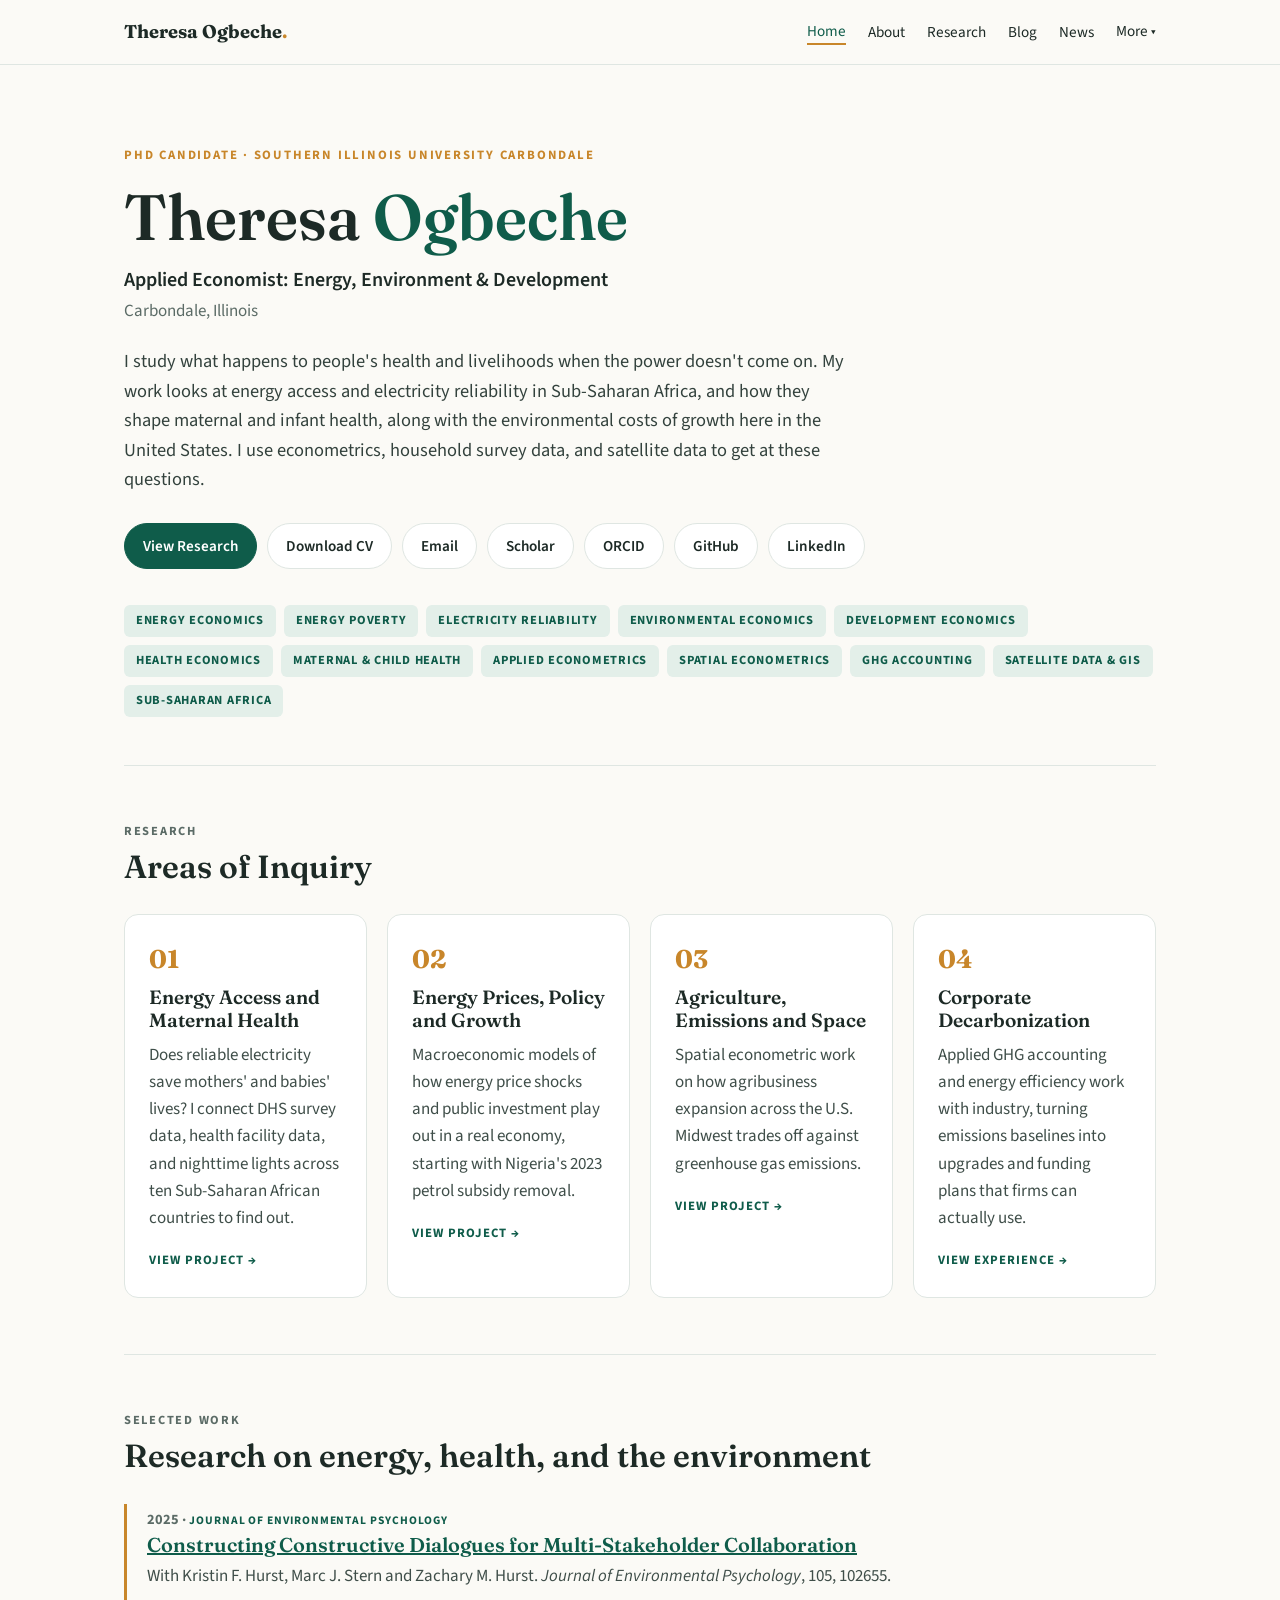
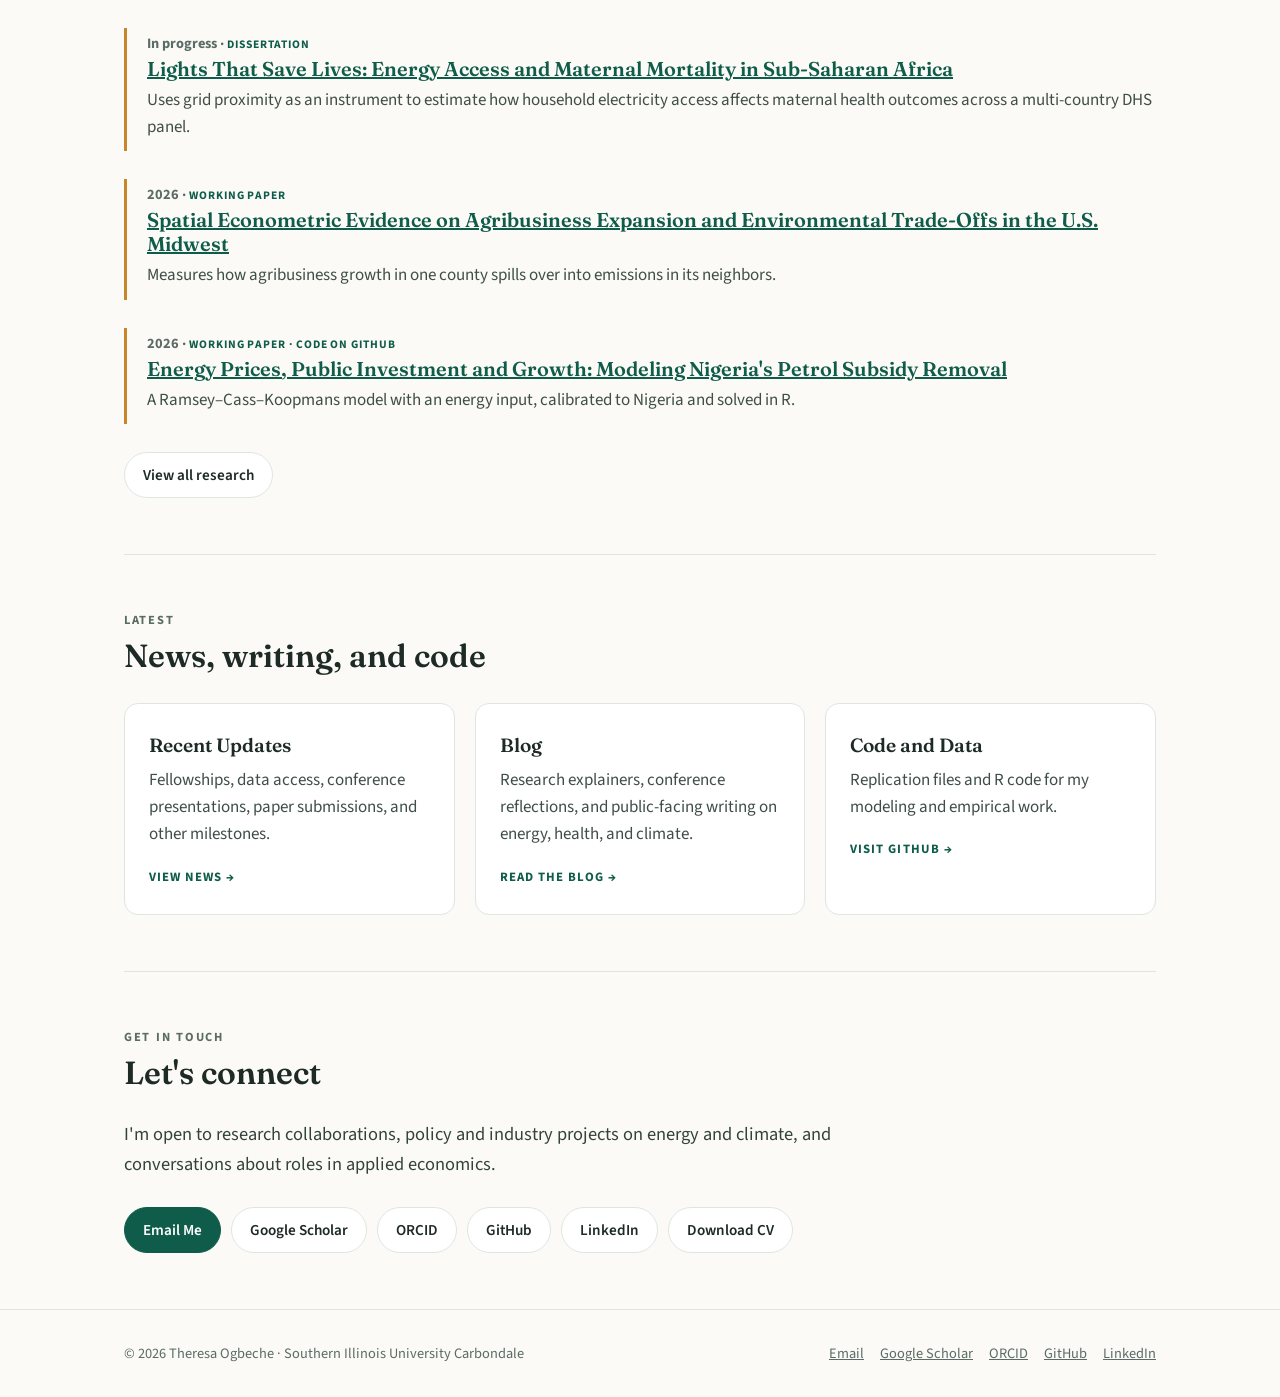
<file: index.html>
<!DOCTYPE html>
<html lang="en">
<head>
  <meta charset="utf-8">
  <meta name="viewport" content="width=device-width, initial-scale=1">
  <title>Theresa Ogbeche | Economist, Southern Illinois University Carbondale</title>
  <meta name="description" content="Theresa Ogbeche is a PhD candidate in Economics at Southern Illinois University Carbondale researching energy access, health and the environment.">
  <meta name="author" content="Theresa Ogbeche">
  <link rel="canonical" href="https://ogbechet.github.io/">
  <meta property="og:title" content="Theresa Ogbeche | Economist, Southern Illinois University Carbondale">
  <meta property="og:description" content="Theresa Ogbeche is a PhD candidate in Economics at Southern Illinois University Carbondale researching energy access, health and the environment.">
  <meta property="og:url" content="https://ogbechet.github.io/">
  <script type="application/ld+json">{"@context": "https://schema.org", "@type": "Person", "name": "Theresa Ogbeche", "url": "https://ogbechet.github.io/", "jobTitle": "PhD Candidate in Economics", "affiliation": {"@type": "CollegeOrUniversity", "name": "Southern Illinois University Carbondale"}, "alumniOf": [{"@type": "CollegeOrUniversity", "name": "Southern Illinois University Carbondale"}, {"@type": "CollegeOrUniversity", "name": "Lagos State University"}], "knowsAbout": ["Energy Economics", "Environmental Economics", "Development Economics", "Applied Econometrics"], "email": "mailto:theresa.ogbeche@siu.edu", "sameAs": ["https://scholar.google.com/citations?user=sQb3lHYAAAAJ", "https://orcid.org/0009-0009-8311-4399", "https://www.linkedin.com/in/theresa-ogbeche-550481219", "https://github.com/OGBECHET"]}</script>
  <link rel="preconnect" href="https://fonts.googleapis.com">
  <link href="https://fonts.googleapis.com/css2?family=Fraunces:wght@600;700&family=Source+Sans+3:wght@400;600;700&display=swap" rel="stylesheet">
  <link rel="stylesheet" href="style.css">
</head>
<body>

<header class="site">
  <div class="wrap">
    <a class="brand" href="index.html">Theresa Ogbeche<span>.</span></a>
    <nav>
      <a href="index.html" class="active">Home</a>
      <a href="about.html">About</a>
      <a href="research.html">Research</a>
      <a href="blog.html">Blog</a>
      <a href="news.html">News</a>
      <div class="more-menu">
        <button type="button">More ▾</button>
        <div class="dropdown">
          <a href="theresa-ogbeche-cv.pdf">CV</a>
          <a href="about.html#experience">Experience</a>
          <a href="https://github.com/OGBECHET">Code &amp; Data</a>
          <a href="mailto:theresa.ogbeche@siu.edu">Contact</a>
        </div>
      </div>
    </nav>
  </div>
</header>

<main class="wrap">

  <div class="hero">
    <div class="eyebrow">PhD Candidate · Southern Illinois University Carbondale</div>
    <h1>Theresa <em>Ogbeche</em></h1>
    <p class="role">Applied Economist: Energy, Environment &amp; Development</p>
    <p class="place">Carbondale, Illinois</p>
    <p class="lead">
      I study what happens to people's health and livelihoods when the power doesn't come on.
      My work looks at energy access and electricity reliability in Sub-Saharan Africa, and how
      they shape maternal and infant health, along with the environmental costs of growth here
      in the United States. I use econometrics, household survey data, and satellite data to
      get at these questions.
    </p>

    <div class="buttons">
      <a class="btn primary" href="research.html">View Research</a>
      <a class="btn" href="theresa-ogbeche-cv.pdf">Download CV</a>
      <a class="btn" href="mailto:theresa.ogbeche@siu.edu">Email</a>
      <a class="btn" href="https://scholar.google.com/citations?user=sQb3lHYAAAAJ">Scholar</a>
      <a class="btn" href="https://orcid.org/0009-0009-8311-4399">ORCID</a>

      <a class="btn" href="https://github.com/OGBECHET">GitHub</a>
      <a class="btn" href="https://www.linkedin.com/in/theresa-ogbeche-550481219">LinkedIn</a>
    </div>

    <ul class="tags">
      <li>Energy Economics</li>
      <li>Energy Poverty</li>
      <li>Electricity Reliability</li>
      <li>Environmental Economics</li>
      <li>Development Economics</li>
      <li>Health Economics</li>
      <li>Maternal &amp; Child Health</li>
      <li>Applied Econometrics</li>
      <li>Spatial Econometrics</li>
      <li>GHG Accounting</li>
      <li>Satellite Data &amp; GIS</li>
      <li>Sub-Saharan Africa</li>
    </ul>
  </div>

  <section id="research">
    <div class="kicker">Research</div>
    <h2>Areas of Inquiry</h2>
    <div class="grid">
      <div class="card">
        <div class="num">01</div>
        <h3>Energy Access and Maternal Health</h3>
        <p>Does reliable electricity save mothers' and babies' lives? I connect DHS survey data, health facility data, and nighttime lights across ten Sub-Saharan African countries to find out.</p>
        <a class="more" href="research.html#lights">View project →</a>
      </div>
      <div class="card">
        <div class="num">02</div>
        <h3>Energy Prices, Policy and Growth</h3>
        <p>Macroeconomic models of how energy price shocks and public investment play out in a real economy, starting with Nigeria's 2023 petrol subsidy removal.</p>
        <a class="more" href="research.html#subsidy">View project →</a>
      </div>
      <div class="card">
        <div class="num">03</div>
        <h3>Agriculture, Emissions and Space</h3>
        <p>Spatial econometric work on how agribusiness expansion across the U.S. Midwest trades off against greenhouse gas emissions.</p>
        <a class="more" href="research.html#midwest">View project →</a>
      </div>
      <div class="card">
        <div class="num">04</div>
        <h3>Corporate Decarbonization</h3>
        <p>Applied GHG accounting and energy efficiency work with industry, turning emissions baselines into upgrades and funding plans that firms can actually use.</p>
        <a class="more" href="about.html#experience">View experience →</a>
      </div>
    </div>
  </section>

  <section>
    <div class="kicker">Selected Work</div>
    <h2>Research on energy, health, and the environment</h2>

    <div class="work">
      <div class="year">2025 · <span class="badge">Journal of Environmental Psychology</span></div>
      <h3><a href="https://www.sciencedirect.com/science/article/pii/S0272494425001380">Constructing Constructive Dialogues for Multi-Stakeholder Collaboration</a></h3>
      <p>With Kristin F. Hurst, Marc J. Stern and Zachary M. Hurst. <em>Journal of Environmental Psychology</em>, 105, 102655.</p>
    </div>

    <div class="work">
      <div class="year">In progress · <span class="badge">Dissertation</span></div>
      <h3><a href="research.html#lights">Lights That Save Lives: Energy Access and Maternal Mortality in Sub-Saharan Africa</a></h3>
      <p>Uses grid proximity as an instrument to estimate how household electricity access affects maternal health outcomes across a multi-country DHS panel.</p>
    </div>

    <div class="work">
      <div class="year">2026 · <span class="badge">Working Paper</span></div>
      <h3><a href="research.html#midwest">Spatial Econometric Evidence on Agribusiness Expansion and Environmental Trade-Offs in the U.S. Midwest</a></h3>
      <p>Measures how agribusiness growth in one county spills over into emissions in its neighbors.</p>
    </div>

    <div class="work">
      <div class="year">2026 · <span class="badge">Working Paper · Code on GitHub</span></div>
      <h3><a href="research.html#subsidy">Energy Prices, Public Investment and Growth: Modeling Nigeria's Petrol Subsidy Removal</a></h3>
      <p>A Ramsey–Cass–Koopmans model with an energy input, calibrated to Nigeria and solved in R.</p>
    </div>

    <a class="btn" href="research.html">View all research</a>
  </section>

  <section>
    <div class="kicker">Latest</div>
    <h2>News, writing, and code</h2>
    <div class="grid">
      <div class="card">
        <h3>Recent Updates</h3>
        <p>Fellowships, data access, conference presentations, paper submissions, and other milestones.</p>
        <a class="more" href="news.html">View news →</a>
      </div>
      <div class="card">
        <h3>Blog</h3>
        <p>Research explainers, conference reflections, and public-facing writing on energy, health, and climate.</p>
        <a class="more" href="blog.html">Read the blog →</a>
      </div>
      <div class="card">
        <h3>Code and Data</h3>
        <p>Replication files and R code for my modeling and empirical work.</p>
        <a class="more" href="https://github.com/OGBECHET">Visit GitHub →</a>
      </div>
    </div>
  </section>

  <section>
    <div class="kicker">Get in touch</div>
    <h2>Let's connect</h2>
    <p class="lead">I'm open to research collaborations, policy and industry projects on energy and climate, and conversations about roles in applied economics.</p>
    <div class="buttons">
      <a class="btn primary" href="mailto:theresa.ogbeche@siu.edu">Email Me</a>
      <a class="btn" href="https://scholar.google.com/citations?user=sQb3lHYAAAAJ">Google Scholar</a>
      <a class="btn" href="https://orcid.org/0009-0009-8311-4399">ORCID</a>

      <a class="btn" href="https://github.com/OGBECHET">GitHub</a>
      <a class="btn" href="https://www.linkedin.com/in/theresa-ogbeche-550481219">LinkedIn</a>
      <a class="btn" href="theresa-ogbeche-cv.pdf">Download CV</a>
    </div>
  </section>

</main>

<footer class="site">
  <div class="wrap">
    <div>© 2026 Theresa Ogbeche · Southern Illinois University Carbondale</div>
    <div><a href="mailto:theresa.ogbeche@siu.edu">Email</a><a href="https://scholar.google.com/citations?user=sQb3lHYAAAAJ">Google Scholar</a><a href="https://orcid.org/0009-0009-8311-4399">ORCID</a><a href="https://github.com/OGBECHET">GitHub</a><a href="https://www.linkedin.com/in/theresa-ogbeche-550481219">LinkedIn</a></div>
  </div>
</footer>

</body>
</html>
</file>
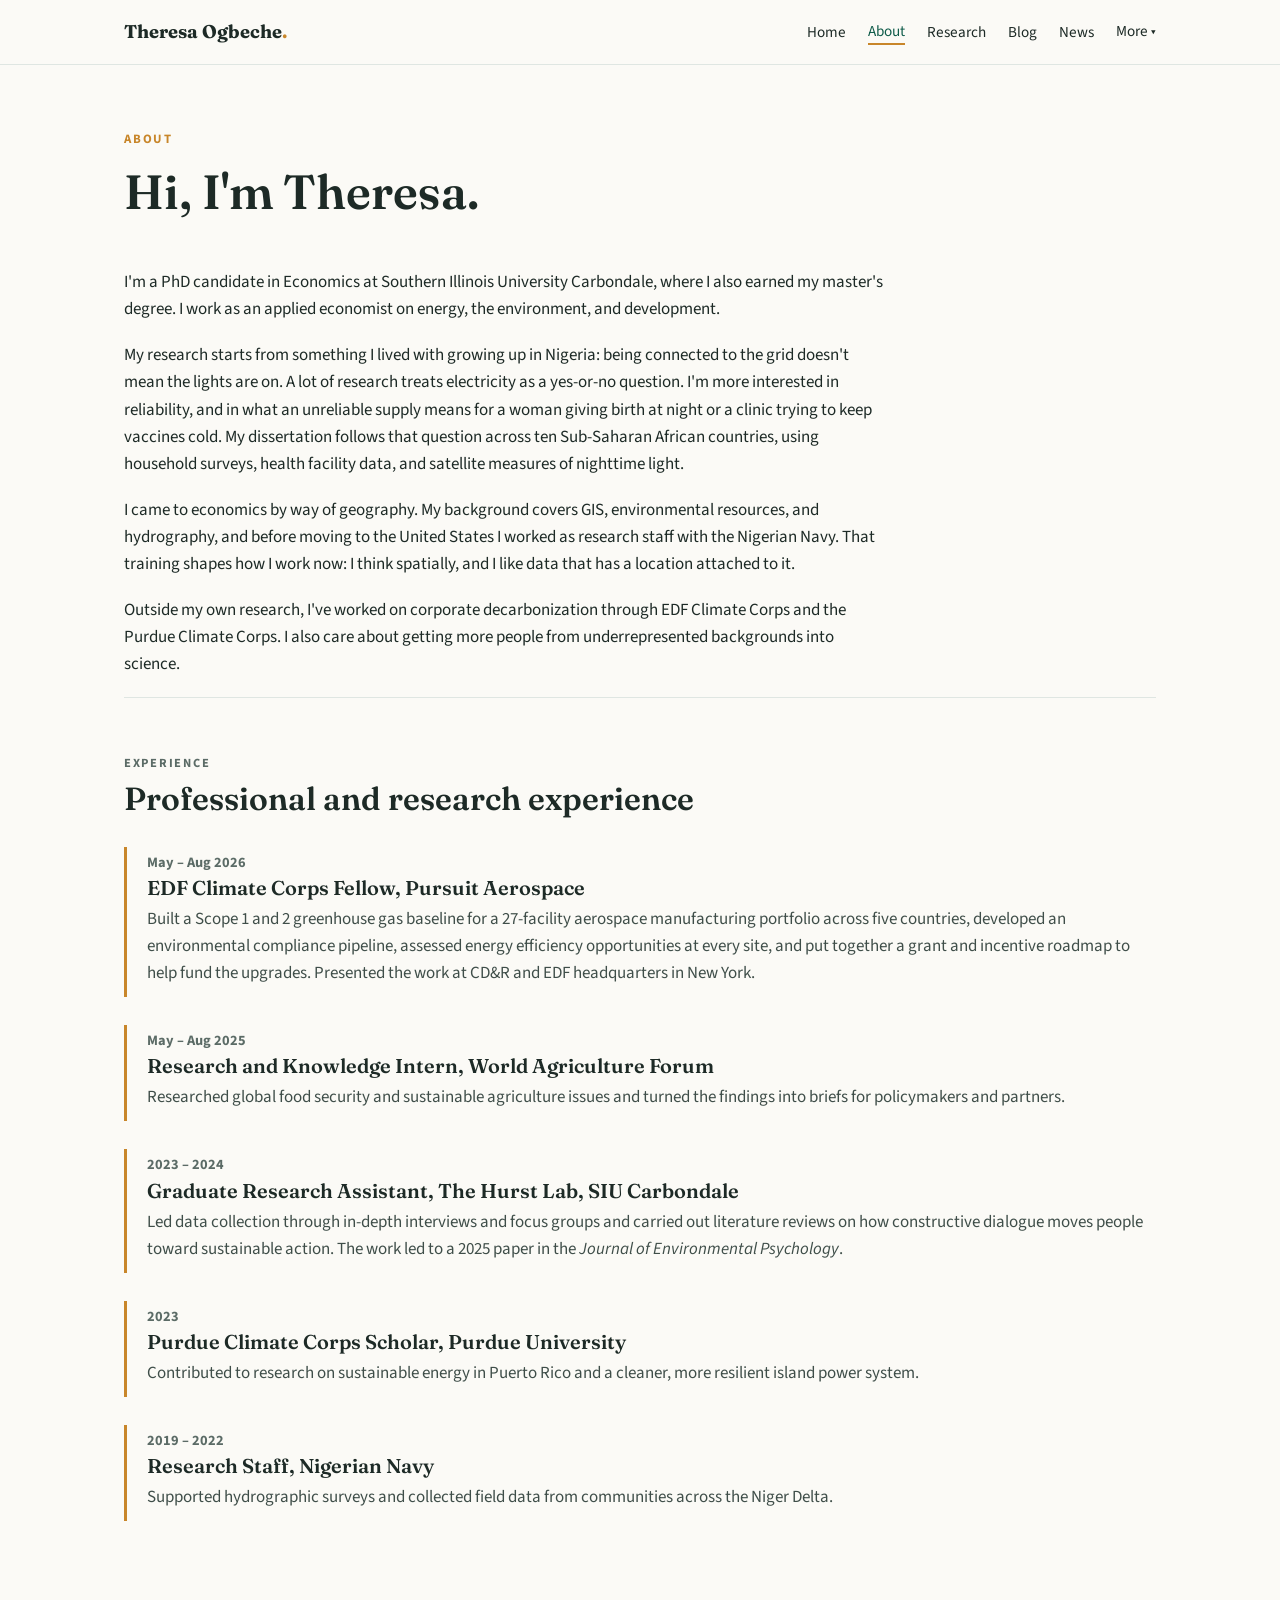
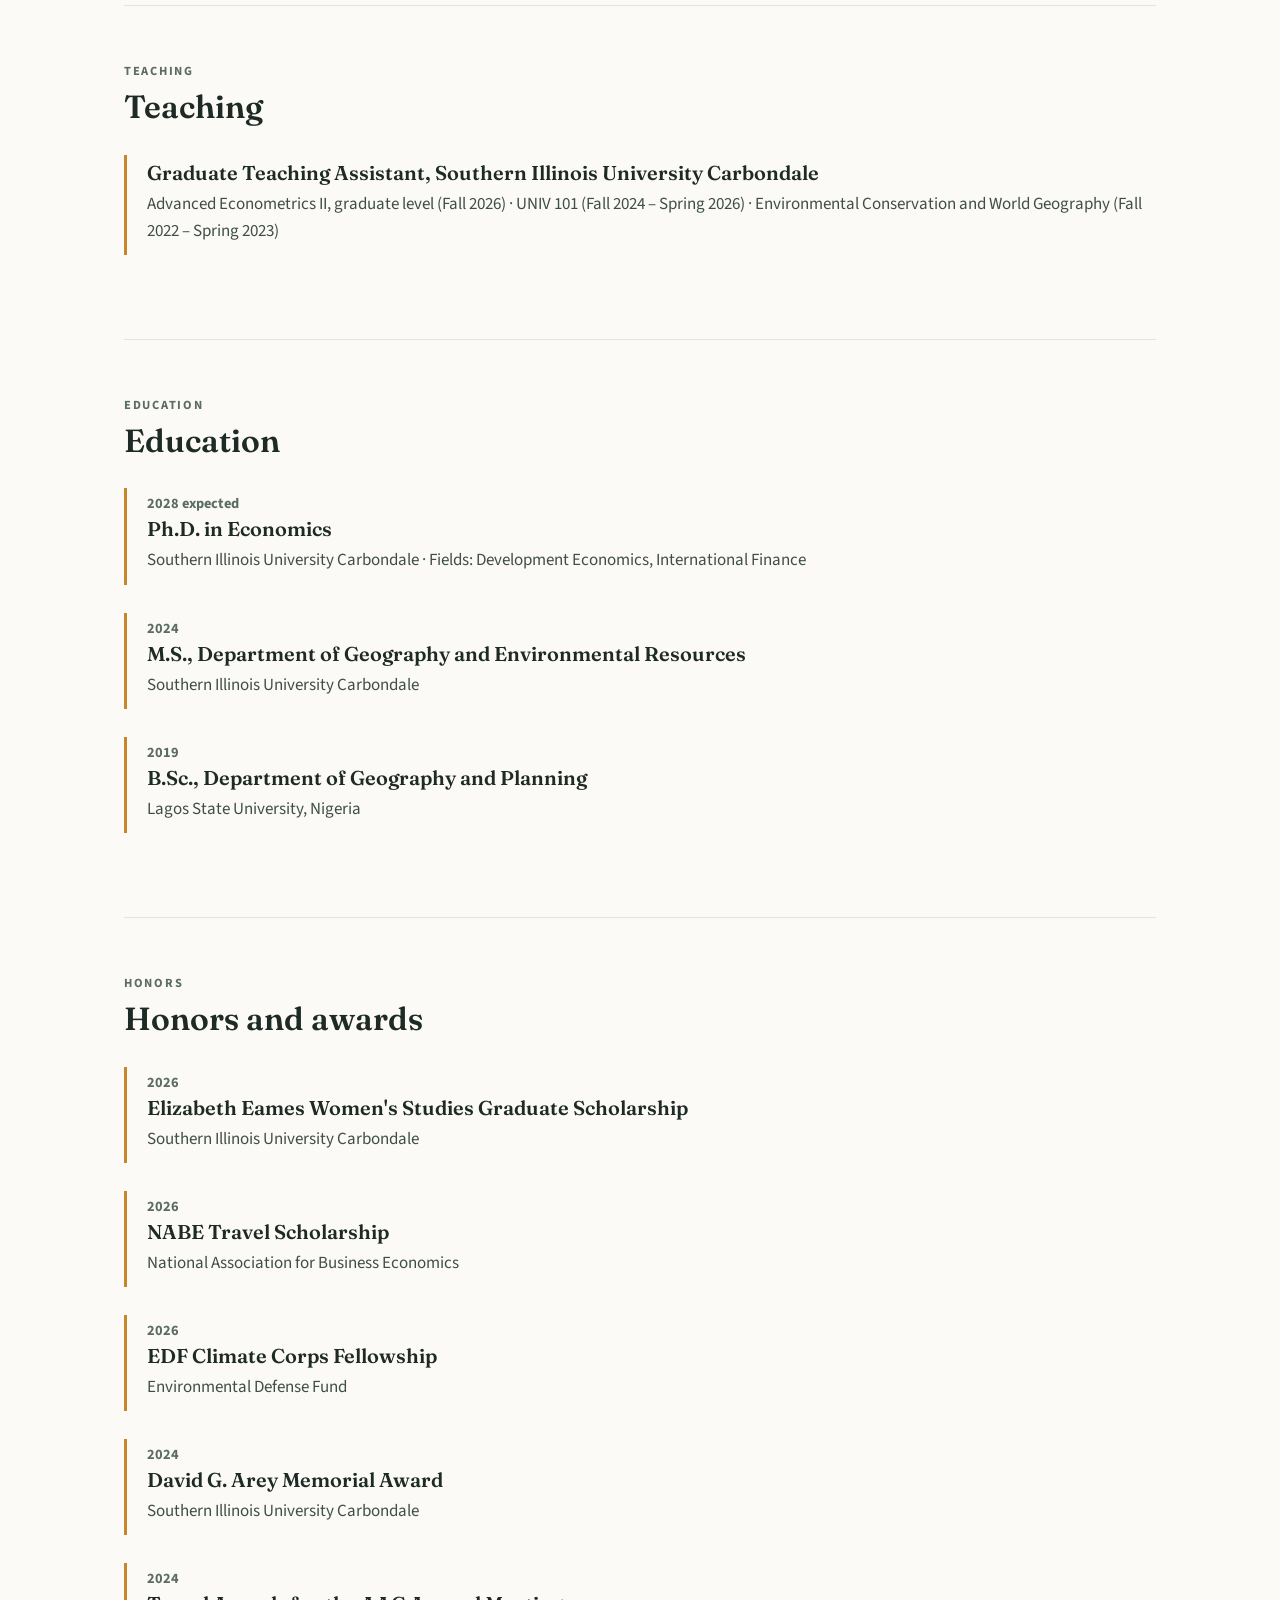
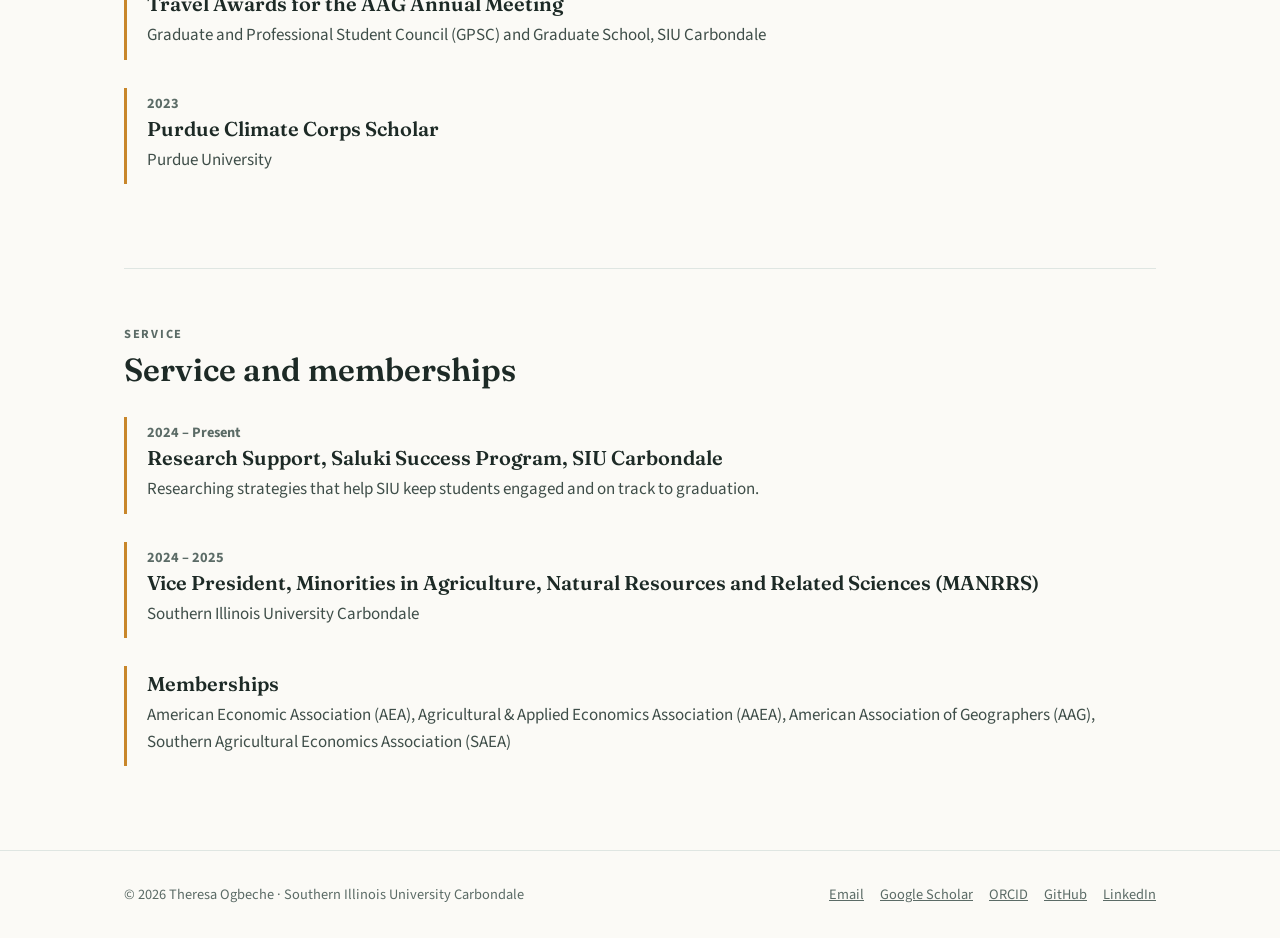
<file: about.html>
<!DOCTYPE html>
<html lang="en">
<head>
  <meta charset="utf-8">
  <meta name="viewport" content="width=device-width, initial-scale=1">
  <title>About Theresa Ogbeche</title>
  <meta name="description" content="About Theresa Ogbeche, applied economist and PhD candidate at SIU Carbondale: experience, teaching, education and awards.">
  <meta name="author" content="Theresa Ogbeche">
  <link rel="canonical" href="https://ogbechet.github.io/about.html">
  <meta property="og:title" content="About Theresa Ogbeche">
  <meta property="og:description" content="About Theresa Ogbeche, applied economist and PhD candidate at SIU Carbondale: experience, teaching, education and awards.">
  <meta property="og:url" content="https://ogbechet.github.io/about.html">
  <link rel="preconnect" href="https://fonts.googleapis.com">
  <link href="https://fonts.googleapis.com/css2?family=Fraunces:wght@600;700&family=Source+Sans+3:wght@400;600;700&display=swap" rel="stylesheet">
  <link rel="stylesheet" href="style.css">
</head>
<body>

<header class="site">
  <div class="wrap">
    <a class="brand" href="index.html">Theresa Ogbeche<span>.</span></a>
    <nav>
      <a href="index.html">Home</a>
      <a href="about.html" class="active">About</a>
      <a href="research.html">Research</a>
      <a href="blog.html">Blog</a>
      <a href="news.html">News</a>
      <div class="more-menu">
        <button type="button">More ▾</button>
        <div class="dropdown">
          <a href="theresa-ogbeche-cv.pdf">CV</a>
          <a href="about.html#experience">Experience</a>
          <a href="https://github.com/OGBECHET">Code &amp; Data</a>
          <a href="mailto:theresa.ogbeche@siu.edu">Contact</a>
        </div>
      </div>
    </nav>
  </div>
</header>

<main class="wrap">
  <div class="page-head">
    <div class="eyebrow">About</div>
    <h1>Hi, I'm Theresa.</h1>
  </div>

  <div class="prose">
    <p>
      I'm a PhD candidate in Economics at Southern Illinois University
      Carbondale, where I also earned my master's degree. I work as an applied economist on energy,
      the environment, and development.
    </p>
    <p>
      My research starts from something I lived with growing up in Nigeria: being connected to the grid
      doesn't mean the lights are on. A lot of research treats electricity as a yes-or-no question.
      I'm more interested in reliability, and in what an unreliable supply means for a woman giving birth
      at night or a clinic trying to keep vaccines cold. My dissertation follows that question across
      ten Sub-Saharan African countries, using household surveys, health facility data, and satellite
      measures of nighttime light.
    </p>
    <p>
      I came to economics by way of geography. My background covers GIS, environmental resources,
      and hydrography, and before moving to the United States I worked as research staff with the
      Nigerian Navy. That training shapes how I work now: I think spatially, and I like data that has
      a location attached to it.
    </p>
    <p>
      Outside my own research, I've worked on corporate decarbonization through EDF Climate Corps and the
      Purdue Climate Corps. I also care about getting more people from underrepresented backgrounds into science.
    </p>
  </div>

  <section id="experience">
    <div class="kicker">Experience</div>
    <h2>Professional and research experience</h2>

    <div class="work">
      <div class="year">May – Aug 2026</div>
      <h3>EDF Climate Corps Fellow, Pursuit Aerospace</h3>
      <p>Built a Scope 1 and 2 greenhouse gas baseline for a 27-facility aerospace manufacturing portfolio across five countries, developed an environmental compliance pipeline, assessed energy efficiency opportunities at every site, and put together a grant and incentive roadmap to help fund the upgrades. Presented the work at CD&amp;R and EDF headquarters in New York.</p>
    </div>

    <div class="work">
      <div class="year">May – Aug 2025</div>
      <h3>Research and Knowledge Intern, World Agriculture Forum</h3>
      <p>Researched global food security and sustainable agriculture issues and turned the findings into briefs for policymakers and partners.</p>
    </div>

    <div class="work">
      <div class="year">2023 – 2024</div>
      <h3>Graduate Research Assistant, The Hurst Lab, SIU Carbondale</h3>
      <p>Led data collection through in-depth interviews and focus groups and carried out literature reviews on how constructive dialogue moves people toward sustainable action. The work led to a 2025 paper in the <em>Journal of Environmental Psychology</em>.</p>
    </div>

    <div class="work">
      <div class="year">2023</div>
      <h3>Purdue Climate Corps Scholar, Purdue University</h3>
      <p>Contributed to research on sustainable energy in Puerto Rico and a cleaner, more resilient island power system.</p>
    </div>

    <div class="work">
      <div class="year">2019 – 2022</div>
      <h3>Research Staff, Nigerian Navy</h3>
      <p>Supported hydrographic surveys and collected field data from communities across the Niger Delta.</p>
    </div>
  </section>

  <section>
    <div class="kicker">Teaching</div>
    <h2>Teaching</h2>
    <div class="work">
      <h3>Graduate Teaching Assistant, Southern Illinois University Carbondale</h3>
      <p>Advanced Econometrics II, graduate level (Fall 2026) · UNIV 101 (Fall 2024 – Spring 2026) · Environmental Conservation and World Geography (Fall 2022 – Spring 2023)</p>
    </div>
  </section>

  <section>
    <div class="kicker">Education</div>
    <h2>Education</h2>
    <div class="work">
      <div class="year">2028 expected</div>
      <h3>Ph.D. in Economics</h3>
      <p>Southern Illinois University Carbondale · Fields: Development Economics, International Finance</p>
    </div>
    <div class="work">
      <div class="year">2024</div>
      <h3>M.S., Department of Geography and Environmental Resources</h3>
      <p>Southern Illinois University Carbondale</p>
    </div>
    <div class="work">
      <div class="year">2019</div>
      <h3>B.Sc., Department of Geography and Planning</h3>
      <p>Lagos State University, Nigeria</p>
    </div>
  </section>

  <section>
    <div class="kicker">Honors</div>
    <h2>Honors and awards</h2>
    <div class="work"><div class="year">2026</div><h3>Elizabeth Eames Women's Studies Graduate Scholarship</h3><p>Southern Illinois University Carbondale</p></div>
    <div class="work"><div class="year">2026</div><h3>NABE Travel Scholarship</h3><p>National Association for Business Economics</p></div>
    <div class="work"><div class="year">2026</div><h3>EDF Climate Corps Fellowship</h3><p>Environmental Defense Fund</p></div>
    <div class="work"><div class="year">2024</div><h3>David G. Arey Memorial Award</h3><p>Southern Illinois University Carbondale</p></div>
    <div class="work"><div class="year">2024</div><h3>Travel Awards for the AAG Annual Meeting</h3><p>Graduate and Professional Student Council (GPSC) and Graduate School, SIU Carbondale</p></div>
    <div class="work"><div class="year">2023</div><h3>Purdue Climate Corps Scholar</h3><p>Purdue University</p></div>
  </section>

  <section>
    <div class="kicker">Service</div>
    <h2>Service and memberships</h2>
    <div class="work">
      <div class="year">2024 – Present</div>
      <h3>Research Support, Saluki Success Program, SIU Carbondale</h3>
      <p>Researching strategies that help SIU keep students engaged and on track to graduation.</p>
    </div>
    <div class="work">
      <div class="year">2024 – 2025</div>
      <h3>Vice President, Minorities in Agriculture, Natural Resources and Related Sciences (MANRRS)</h3>
      <p>Southern Illinois University Carbondale</p>
    </div>
    <div class="work">
      <h3>Memberships</h3>
      <p>American Economic Association (AEA), Agricultural &amp; Applied Economics Association (AAEA), American Association of Geographers (AAG), Southern Agricultural Economics Association (SAEA)</p>
    </div>
  </section>
</main>

<footer class="site">
  <div class="wrap">
    <div>© 2026 Theresa Ogbeche · Southern Illinois University Carbondale</div>
    <div><a href="mailto:theresa.ogbeche@siu.edu">Email</a><a href="https://scholar.google.com/citations?user=sQb3lHYAAAAJ">Google Scholar</a><a href="https://orcid.org/0009-0009-8311-4399">ORCID</a><a href="https://github.com/OGBECHET">GitHub</a><a href="https://www.linkedin.com/in/theresa-ogbeche-550481219">LinkedIn</a></div>
  </div>
</footer>

</body>
</html>
</file>
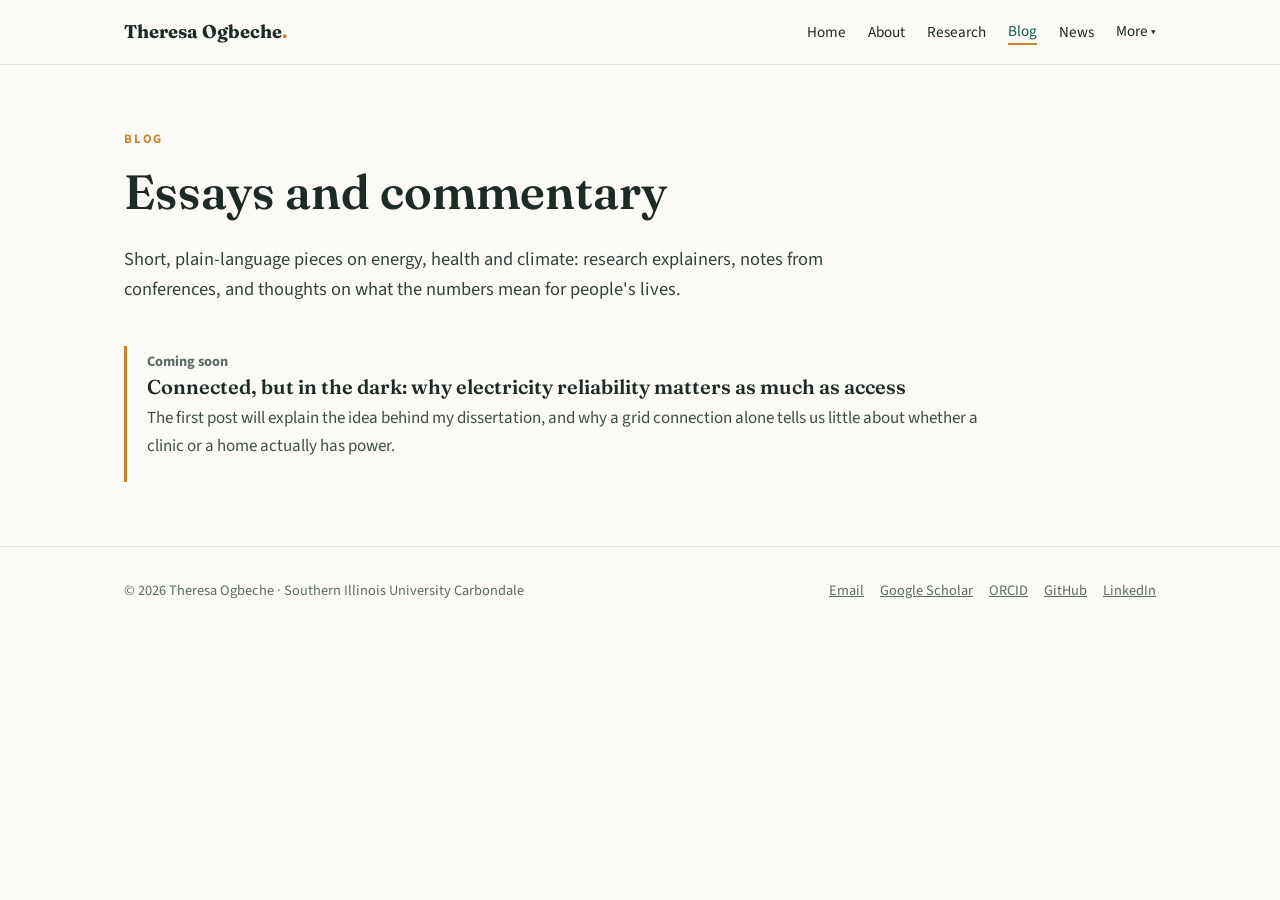
<file: blog.html>
<!DOCTYPE html>
<html lang="en">
<head>
  <meta charset="utf-8">
  <meta name="viewport" content="width=device-width, initial-scale=1">
  <title>Blog | Theresa Ogbeche</title>
  <meta name="description" content="Essays and commentary by Theresa Ogbeche on energy, health and climate.">
  <meta name="author" content="Theresa Ogbeche">
  <link rel="canonical" href="https://ogbechet.github.io/blog.html">
  <meta property="og:title" content="Blog | Theresa Ogbeche">
  <meta property="og:description" content="Essays and commentary by Theresa Ogbeche on energy, health and climate.">
  <meta property="og:url" content="https://ogbechet.github.io/blog.html">
  <link rel="preconnect" href="https://fonts.googleapis.com">
  <link href="https://fonts.googleapis.com/css2?family=Fraunces:wght@600;700&family=Source+Sans+3:wght@400;600;700&display=swap" rel="stylesheet">
  <link rel="stylesheet" href="style.css">
</head>
<body>

<header class="site">
  <div class="wrap">
    <a class="brand" href="index.html">Theresa Ogbeche<span>.</span></a>
    <nav>
      <a href="index.html">Home</a>
      <a href="about.html">About</a>
      <a href="research.html">Research</a>
      <a href="blog.html" class="active">Blog</a>
      <a href="news.html">News</a>
      <div class="more-menu">
        <button type="button">More ▾</button>
        <div class="dropdown">
          <a href="theresa-ogbeche-cv.pdf">CV</a>
          <a href="about.html#experience">Experience</a>
          <a href="https://github.com/OGBECHET">Code &amp; Data</a>
          <a href="mailto:theresa.ogbeche@siu.edu">Contact</a>
        </div>
      </div>
    </nav>
  </div>
</header>

<main class="wrap">
  <div class="page-head">
    <div class="eyebrow">Blog</div>
    <h1>Essays and commentary</h1>
    <p class="lead">Short, plain-language pieces on energy, health and climate: research explainers, notes from conferences, and thoughts on what the numbers mean for people's lives.</p>
  </div>

  <!-- To add a post: copy one "work" block, paste it at the top, and change the date, title, summary and link.
       The link can point to a Medium or LinkedIn article. -->
  <div class="prose" style="max-width:860px; margin-bottom:64px;">
    <div class="work">
      <div class="year">Coming soon</div>
      <h3>Connected, but in the dark: why electricity reliability matters as much as access</h3>
      <p>The first post will explain the idea behind my dissertation, and why a grid connection alone tells us little about whether a clinic or a home actually has power.</p>
    </div>
  </div>
</main>

<footer class="site">
  <div class="wrap">
    <div>© 2026 Theresa Ogbeche · Southern Illinois University Carbondale</div>
    <div><a href="mailto:theresa.ogbeche@siu.edu">Email</a><a href="https://scholar.google.com/citations?user=sQb3lHYAAAAJ">Google Scholar</a><a href="https://orcid.org/0009-0009-8311-4399">ORCID</a><a href="https://github.com/OGBECHET">GitHub</a><a href="https://www.linkedin.com/in/theresa-ogbeche-550481219">LinkedIn</a></div>
  </div>
</footer>

</body>
</html>
</file>
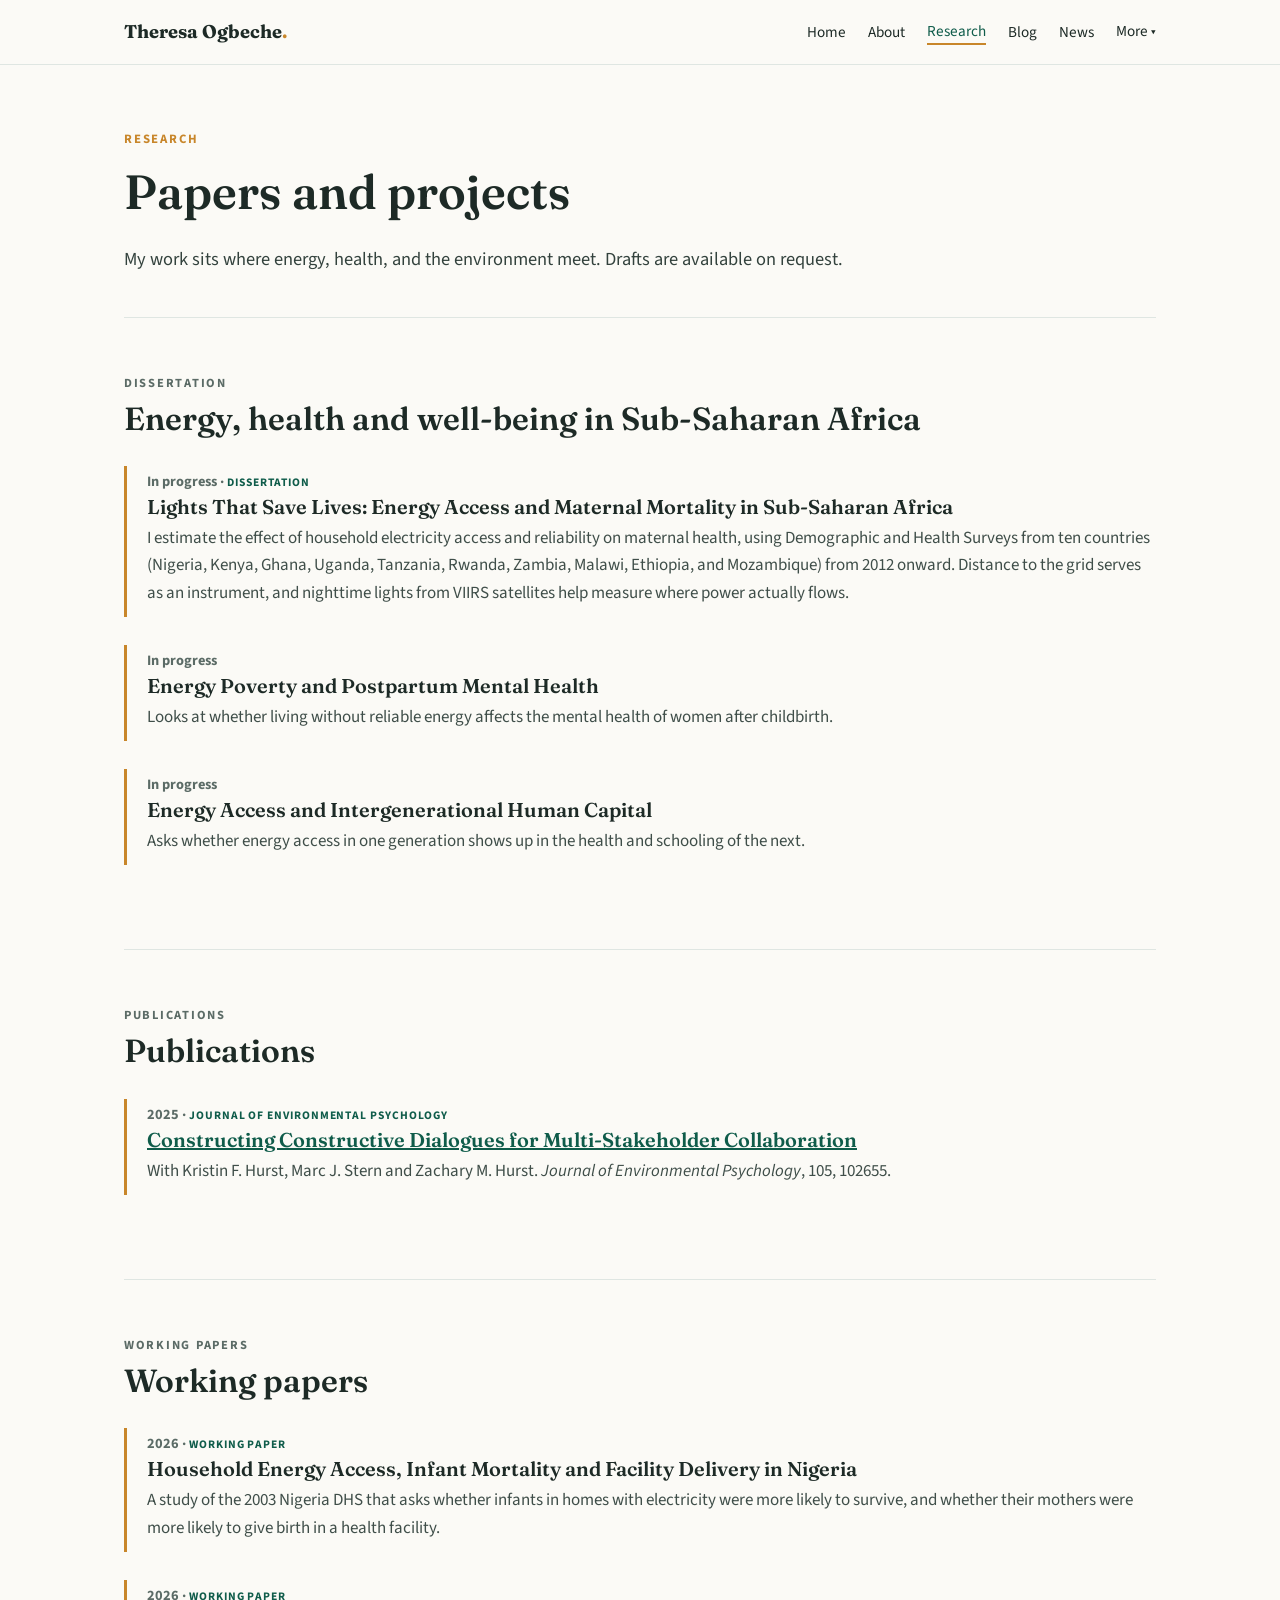
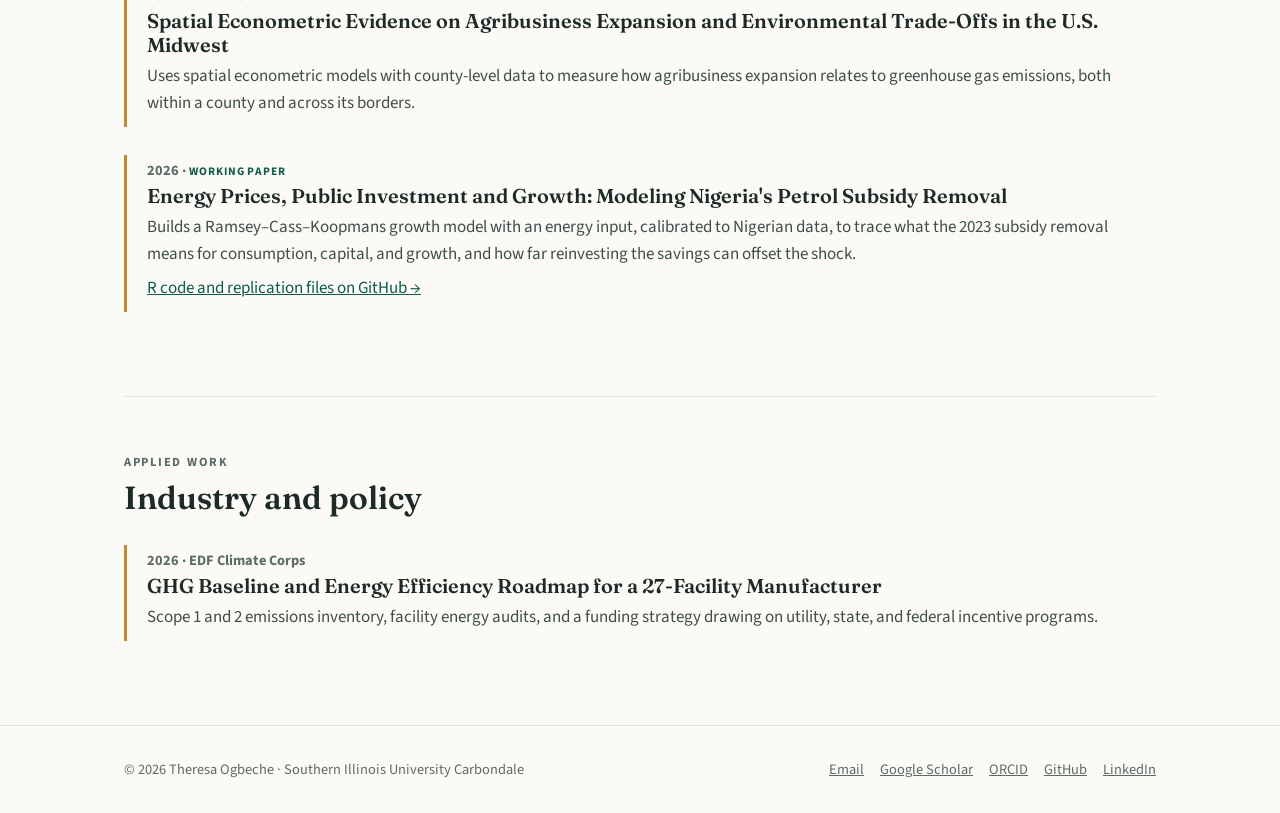
<file: research.html>
<!DOCTYPE html>
<html lang="en">
<head>
  <meta charset="utf-8">
  <meta name="viewport" content="width=device-width, initial-scale=1">
  <title>Research | Theresa Ogbeche</title>
  <meta name="description" content="Publications and working papers by Theresa Ogbeche on energy, health and the environment.">
  <meta name="author" content="Theresa Ogbeche">
  <link rel="canonical" href="https://ogbechet.github.io/research.html">
  <meta property="og:title" content="Research | Theresa Ogbeche">
  <meta property="og:description" content="Publications and working papers by Theresa Ogbeche on energy, health and the environment.">
  <meta property="og:url" content="https://ogbechet.github.io/research.html">
  <link rel="preconnect" href="https://fonts.googleapis.com">
  <link href="https://fonts.googleapis.com/css2?family=Fraunces:wght@600;700&family=Source+Sans+3:wght@400;600;700&display=swap" rel="stylesheet">
  <link rel="stylesheet" href="style.css">
</head>
<body>

<header class="site">
  <div class="wrap">
    <a class="brand" href="index.html">Theresa Ogbeche<span>.</span></a>
    <nav>
      <a href="index.html">Home</a>
      <a href="about.html">About</a>
      <a href="research.html" class="active">Research</a>
      <a href="blog.html">Blog</a>
      <a href="news.html">News</a>
      <div class="more-menu">
        <button type="button">More ▾</button>
        <div class="dropdown">
          <a href="theresa-ogbeche-cv.pdf">CV</a>
          <a href="about.html#experience">Experience</a>
          <a href="https://github.com/OGBECHET">Code &amp; Data</a>
          <a href="mailto:theresa.ogbeche@siu.edu">Contact</a>
        </div>
      </div>
    </nav>
  </div>
</header>

<main class="wrap">
  <div class="page-head">
    <div class="eyebrow">Research</div>
    <h1>Papers and projects</h1>
    <p class="lead">My work sits where energy, health, and the environment meet. Drafts are available on request.</p>
  </div>

  <section>
    <div class="kicker">Dissertation</div>
    <h2>Energy, health and well-being in Sub-Saharan Africa</h2>

    <div class="work" id="lights">
      <div class="year">In progress · <span class="badge">Dissertation</span></div>
      <h3>Lights That Save Lives: Energy Access and Maternal Mortality in Sub-Saharan Africa</h3>
      <p>I estimate the effect of household electricity access and reliability on maternal health, using Demographic and Health Surveys from ten countries (Nigeria, Kenya, Ghana, Uganda, Tanzania, Rwanda, Zambia, Malawi, Ethiopia, and Mozambique) from 2012 onward. Distance to the grid serves as an instrument, and nighttime lights from VIIRS satellites help measure where power actually flows.</p>
    </div>

    <div class="work">
      <div class="year">In progress</div>
      <h3>Energy Poverty and Postpartum Mental Health</h3>
      <p>Looks at whether living without reliable energy affects the mental health of women after childbirth.</p>
    </div>

    <div class="work">
      <div class="year">In progress</div>
      <h3>Energy Access and Intergenerational Human Capital</h3>
      <p>Asks whether energy access in one generation shows up in the health and schooling of the next.</p>
    </div>
  </section>

  <section>
    <div class="kicker">Publications</div>
    <h2>Publications</h2>
    <div class="work" id="dialogues">
      <div class="year">2025 · <span class="badge">Journal of Environmental Psychology</span></div>
      <h3><a href="https://www.sciencedirect.com/science/article/pii/S0272494425001380">Constructing Constructive Dialogues for Multi-Stakeholder Collaboration</a></h3>
      <p>With Kristin F. Hurst, Marc J. Stern and Zachary M. Hurst. <em>Journal of Environmental Psychology</em>, 105, 102655.</p>
    </div>
  </section>

  <section>
    <div class="kicker">Working papers</div>
    <h2>Working papers</h2>

    <div class="work" id="nigeria2003">
      <div class="year">2026 · <span class="badge">Working Paper</span></div>
      <h3>Household Energy Access, Infant Mortality and Facility Delivery in Nigeria</h3>
      <p>A study of the 2003 Nigeria DHS that asks whether infants in homes with electricity were more likely to survive, and whether their mothers were more likely to give birth in a health facility.</p>
    </div>

    <div class="work" id="midwest">
      <div class="year">2026 · <span class="badge">Working Paper</span></div>
      <h3>Spatial Econometric Evidence on Agribusiness Expansion and Environmental Trade-Offs in the U.S. Midwest</h3>
      <p>Uses spatial econometric models with county-level data to measure how agribusiness expansion relates to greenhouse gas emissions, both within a county and across its borders.</p>
    </div>

    <div class="work" id="subsidy">
      <div class="year">2026 · <span class="badge">Working Paper</span></div>
      <h3>Energy Prices, Public Investment and Growth: Modeling Nigeria's Petrol Subsidy Removal</h3>
      <p>Builds a Ramsey–Cass–Koopmans growth model with an energy input, calibrated to Nigerian data, to trace what the 2023 subsidy removal means for consumption, capital, and growth, and how far reinvesting the savings can offset the shock.</p>
      <p><a href="https://github.com/OGBECHET/Energy-Prices-Public-Investment-and-Growth.Modeling-Nigeria-s-Petrol-Subsidy-Removal">R code and replication files on GitHub →</a></p>
    </div>
  </section>

  <section>
    <div class="kicker">Applied work</div>
    <h2>Industry and policy</h2>
    <div class="work">
      <div class="year">2026 · EDF Climate Corps</div>
      <h3>GHG Baseline and Energy Efficiency Roadmap for a 27-Facility Manufacturer</h3>
      <p>Scope 1 and 2 emissions inventory, facility energy audits, and a funding strategy drawing on utility, state, and federal incentive programs.</p>
    </div>
  </section>
</main>

<footer class="site">
  <div class="wrap">
    <div>© 2026 Theresa Ogbeche · Southern Illinois University Carbondale</div>
    <div><a href="mailto:theresa.ogbeche@siu.edu">Email</a><a href="https://scholar.google.com/citations?user=sQb3lHYAAAAJ">Google Scholar</a><a href="https://orcid.org/0009-0009-8311-4399">ORCID</a><a href="https://github.com/OGBECHET">GitHub</a><a href="https://www.linkedin.com/in/theresa-ogbeche-550481219">LinkedIn</a></div>
  </div>
</footer>

</body>
</html>
</file>
<file: style.css>
/* Theresa Ogbeche — personal academic site */
:root {
  --ink: #1d2a26;
  --muted: #5b6b66;
  --line: #dfe6e2;
  --paper: #fbfaf6;
  --card: #ffffff;
  --accent: #0f5c4a;      /* deep green */
  --accent-soft: #e3efe9;
  --warm: #c8862a;        /* amber, like a light coming on */
  --maxw: 1080px;
}

* { box-sizing: border-box; }
html { scroll-behavior: smooth; }
body {
  margin: 0;
  font-family: "Source Sans 3", "Segoe UI", Arial, sans-serif;
  color: var(--ink);
  background: var(--paper);
  line-height: 1.6;
  font-size: 17px;
}
h1, h2, h3 { font-family: "Fraunces", Georgia, serif; font-weight: 600; line-height: 1.2; margin: 0 0 .5em; }
a { color: var(--accent); }
.wrap { max-width: var(--maxw); margin: 0 auto; padding: 0 24px; }

/* Header */
header.site {
  position: sticky; top: 0; z-index: 10;
  background: rgba(251,250,246,.94);
  backdrop-filter: blur(6px);
  border-bottom: 1px solid var(--line);
}
header.site .wrap { display: flex; align-items: center; justify-content: space-between; height: 64px; gap: 16px; }
.brand { font-family: "Fraunces", Georgia, serif; font-weight: 700; font-size: 1.15rem; color: var(--ink); text-decoration: none; }
.brand span { color: var(--warm); }
nav a { margin-left: 22px; color: var(--ink); text-decoration: none; font-size: .95rem; }
nav a:hover, nav a.active { color: var(--accent); border-bottom: 2px solid var(--warm); }

/* Hero */
.hero { padding: 80px 0 48px; }
.eyebrow { text-transform: uppercase; letter-spacing: .14em; font-size: .8rem; font-weight: 700; color: var(--warm); margin-bottom: 14px; }
.hero h1 { font-size: clamp(2.4rem, 6vw, 4rem); margin-bottom: 8px; }
.hero h1 em { font-style: normal; color: var(--accent); }
.role { font-size: 1.25rem; font-weight: 600; margin: 0; }
.place { color: var(--muted); margin: 2px 0 22px; }
.lead { font-size: 1.15rem; max-width: 720px; color: #33423d; }

.buttons { display: flex; flex-wrap: wrap; gap: 10px; margin: 28px 0 0; }
.btn {
  display: inline-block; padding: 10px 18px; border-radius: 999px;
  border: 1px solid var(--line); background: var(--card);
  color: var(--ink); text-decoration: none; font-size: .95rem; font-weight: 600;
}
.btn:hover { border-color: var(--accent); color: var(--accent); }
.btn.primary { background: var(--accent); color: #fff; border-color: var(--accent); }
.btn.primary:hover { background: #0b4a3b; color: #fff; }

.tags { list-style: none; padding: 0; margin: 36px 0 0; display: flex; flex-wrap: wrap; gap: 8px; }
.tags li {
  font-size: .78rem; font-weight: 700; letter-spacing: .06em; text-transform: uppercase;
  background: var(--accent-soft); color: var(--accent); padding: 6px 12px; border-radius: 6px;
}

/* Sections */
section { padding: 56px 0; border-top: 1px solid var(--line); }
.kicker { text-transform: uppercase; letter-spacing: .14em; font-size: .78rem; font-weight: 700; color: var(--muted); margin-bottom: 6px; }
section h2 { font-size: 2rem; margin-bottom: 28px; }

.grid { display: grid; grid-template-columns: repeat(auto-fit, minmax(240px, 1fr)); gap: 20px; }
.card { background: var(--card); border: 1px solid var(--line); border-radius: 14px; padding: 24px; }
.card .num { font-family: "Fraunces", Georgia, serif; font-size: 1.6rem; color: var(--warm); font-weight: 700; }
.card h3 { font-size: 1.2rem; margin-top: 6px; }
.card p { color: #3f4e49; margin: 0 0 14px; }
.more { font-size: .8rem; font-weight: 700; letter-spacing: .08em; text-transform: uppercase; text-decoration: none; }

/* Work list */
.work { border-left: 3px solid var(--warm); padding: 4px 0 4px 20px; margin-bottom: 28px; }
.work .year { font-weight: 700; color: var(--muted); font-size: .9rem; }
.work h3 { font-size: 1.25rem; margin: 2px 0 6px; }
.work p { margin: 0 0 6px; color: #3f4e49; }
.badge { display: inline-block; font-size: .72rem; font-weight: 700; letter-spacing: .08em; text-transform: uppercase; color: var(--accent); }

/* News */
.news-item { display: grid; grid-template-columns: 120px 1fr; gap: 16px; padding: 16px 0; border-bottom: 1px dashed var(--line); }
.news-item .when { font-weight: 700; color: var(--warm); }

/* Page header for inner pages */
.page-head { padding: 64px 0 24px; }
.page-head h1 { font-size: clamp(2rem, 5vw, 3rem); }
.prose { max-width: 760px; }
.prose p { margin: 0 0 1.1em; }

/* Footer */
footer.site { border-top: 1px solid var(--line); padding: 32px 0; color: var(--muted); font-size: .9rem; }
footer.site .wrap { display: flex; justify-content: space-between; flex-wrap: wrap; gap: 10px; }
footer.site a { color: var(--muted); margin-left: 16px; }

@media (max-width: 680px) {
  header.site .wrap { height: auto; padding-top: 12px; padding-bottom: 12px; flex-direction: column; align-items: flex-start; }
  nav a { margin: 0 16px 0 0; }
  .news-item { grid-template-columns: 1fr; gap: 2px; }
  footer.site a { margin: 0 16px 0 0; }
}

/* "More" dropdown menu */
nav { display: flex; align-items: center; flex-wrap: wrap; }
.more-menu { position: relative; margin-left: 22px; }
.more-menu button { background: none; border: 0; font: inherit; font-size: .95rem; color: var(--ink); cursor: pointer; padding: 0; }
.more-menu .dropdown {
  display: none; position: absolute; right: 0; top: 100%; padding: 8px 0; min-width: 170px;
  background: var(--card); border: 1px solid var(--line); border-radius: 10px; box-shadow: 0 8px 24px rgba(0,0,0,.08);
}
.more-menu:hover .dropdown, .more-menu:focus-within .dropdown { display: block; }
.more-menu .dropdown a { display: block; margin: 0; padding: 8px 16px; border: 0; }
.more-menu .dropdown a:hover { background: var(--accent-soft); border: 0; }
@media (max-width: 680px) { .more-menu { margin-left: 0; } .more-menu .dropdown { left: 0; right: auto; } }
</file>
